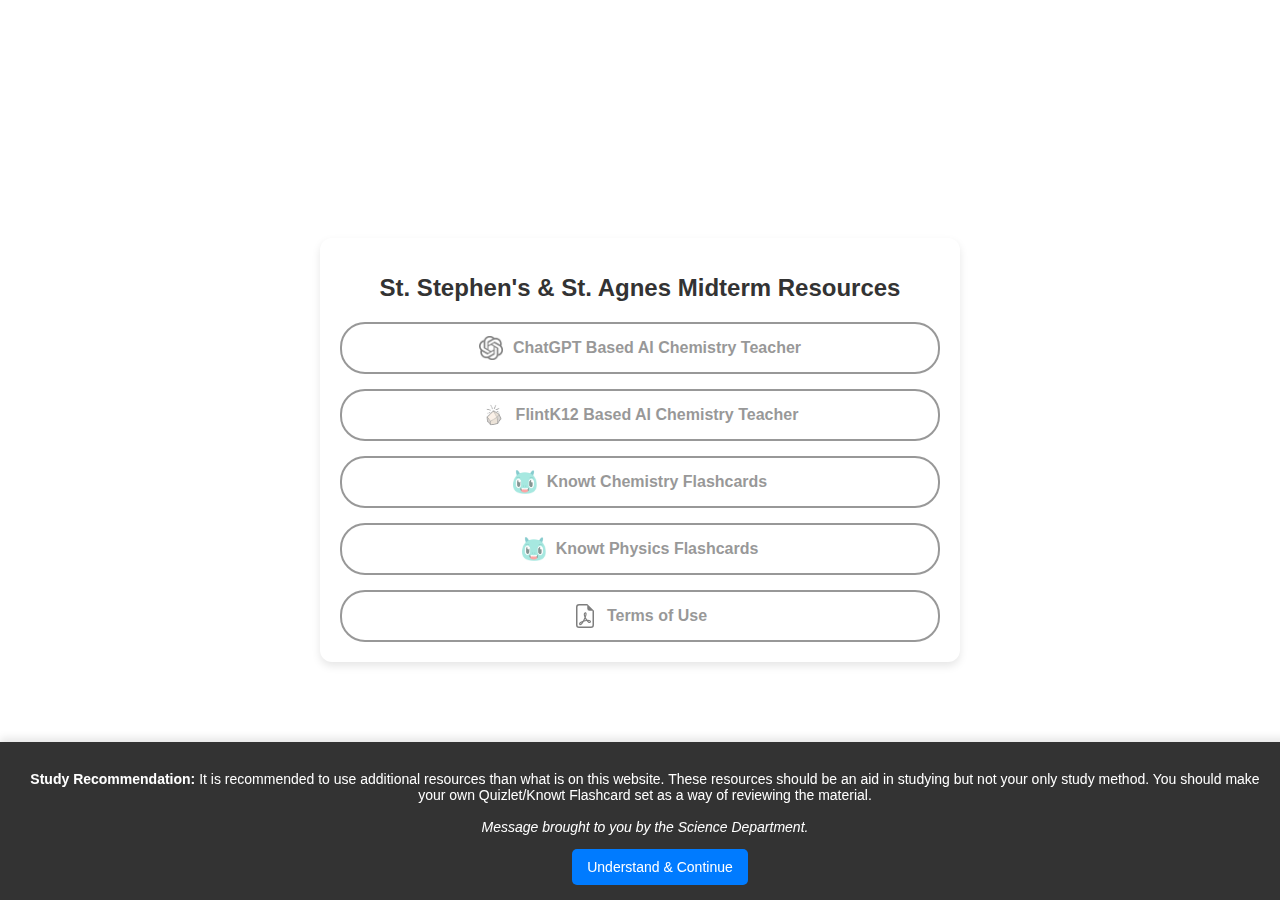
<file: index.html>
<!DOCTYPE html>
<html lang="en">
<head>
    <meta charset="UTF-8">
    <meta name="viewport" content="width=device-width, initial-scale=1.0">
    <meta name="description" content="Chemistry Midterm Resources - Explore top study tools and materials for mastering chemistry concepts.">
    <title>Chemistry Midterm Resources</title>
    <link rel="stylesheet" href="index.css">
    <script async src="https://www.googletagmanager.com/gtag/js?id=G-XXXXXXXXXX"></script>
    <script>
        window.dataLayer = window.dataLayer || [];
        function gtag(){dataLayer.push(arguments);}
        gtag('js', new Date());
        gtag('config', 'G-1R7FS64QQF');
    </script>
    <script>
        // Prevent link navigation until user clicks "OK" on the consent banner
        document.addEventListener("DOMContentLoaded", function () {
            const banner = document.getElementById("consent-banner");
            const links = document.querySelectorAll("a");
            const okButton = document.getElementById("consent-ok");

            // Disable all links initially
            links.forEach(link => link.classList.add("disabled-link"));

            // Enable links when "OK" is clicked
            okButton.addEventListener("click", function () {
                banner.style.display = "none"; // Hide the banner
                links.forEach(link => link.classList.remove("disabled-link")); // Enable links
            });
        });
    </script>
</head>
<body>
    <div id="consent-banner" class="consent-banner">
        <p>
            <strong>Study Recommendation:</strong> It is recommended to use additional resources than what is on this website. These resources should be an aid in studying but not your only study method. You should make your own Quizlet/Knowt Flashcard set as a way of reviewing the material.
            <br><br>
    <em>Message brought to you by the Science Department.</em>
        </p>
        <button id="consent-ok" class="consent-button">Understand & Continue</button>
    </div>
    <main class="container">
        <header>
            <h1>St. Stephen's & St. Agnes Midterm Resources</h1>
        </header>
        <section class="links">
            <a href="aitutors.html" class="link-button">
                <img src="assets/openAILogo.png" alt="OpenAI Logo Icon" class="button-icon">
                ChatGPT Based AI Chemistry Teacher
            </a>
            <a href="flintk12.html" class="link-button">
                <img src="assets/flintk12Logo.png" alt="FlintK12 Icon" class="button-icon">
                FlintK12 Based AI Chemistry Teacher
            </a>
            <a href="https://knowt.com/flashcards/2db6c7e6-cdf6-45ec-986b-e74bcb64e7db?isNew=true" class="link-button" onclick="showKnowtWarning(event)">
                <img src="assets/knowtLogo.png" alt="Knowt Icon" class="button-icon">
                Knowt Chemistry Flashcards
            </a>
            <script>
                function showKnowtWarning(event) {
                    const userConfirmed = confirm(
                        "By continuing, you acknowledge that Knowt is a third-party platform and usage is subject to its terms and conditions. You also understand that this study set is a basis and you it is HIGHLY recommended to create your own study set?"
                    );
            
                    if (!userConfirmed) {
                        event.preventDefault();
                    }
                }
            </script>
            <section class="links">
                <a href="https://knowt.com/flashcards/0c538498-c511-42b0-af15-e75db17cb773" class="link-button">
                    <img src="assets/knowtLogo.png" alt="OpenAI Logo Icon" class="button-icon">
                    Knowt Physics Flashcards
                </a>
            <a href="tos.html" class="link-button">
                <img src="/assets/file-earmark-pdf.svg" alt="Document PDF Icon" class="button-icon">
                Terms of Use
            </a>
        </section>
    </main>
</body>
</html>
</file>
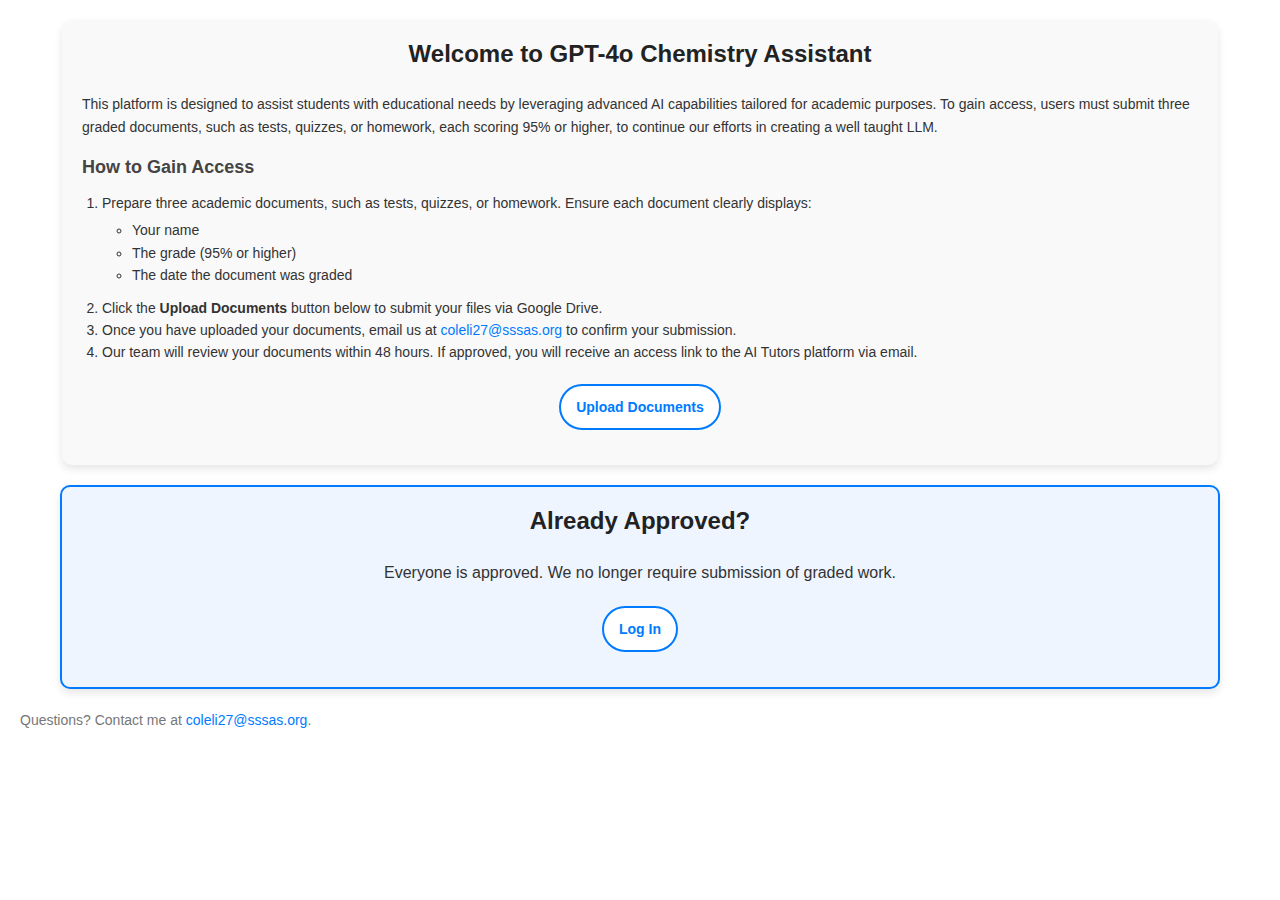
<file: aitutors.html>
<!DOCTYPE html>
<html lang="en">
<head>
    <meta charset="UTF-8">
    <meta name="viewport" content="width=device-width, initial-scale=1.0">
    <title>AI Tutors Access Instructions</title>
    <link rel="stylesheet" href="aitutors.css">
    <script async src="https://www.googletagmanager.com/gtag/js?id=G-XXXXXXXXXX"></script>
    <script>
        window.dataLayer = window.dataLayer || [];
        function gtag(){dataLayer.push(arguments);}
        gtag('js', new Date());
        gtag('config', 'G-1R7FS64QQF');
    </script>
</head>
<body>
    <main class="container">
        
        <header>
            <h1>Welcome to GPT-4o Chemistry Assistant </h1>
        </header>
        <section class="instructions">
            <p>
                This platform is designed to assist students with educational needs by leveraging advanced AI capabilities tailored for academic purposes. To gain access, users must submit three graded documents, such as tests, quizzes, or homework, each scoring 95% or higher, to continue our efforts in creating a well taught LLM.
            </p>
            <h2>How to Gain Access</h2>
            <ol>
                <li>Prepare three academic documents, such as tests, quizzes, or homework. Ensure each document clearly displays:</li>
                <ul>
                    <li>Your name</li>
                    <li>The grade (95% or higher)</li>
                    <li>The date the document was graded</li>
                </ul>
                <li>Click the <strong>Upload Documents</strong> button below to submit your files via Google Drive.</li>
                <li>Once you have uploaded your documents, email us at <a href="mailto:coleli27@sssas.org">coleli27@sssas.org</a> to confirm your submission.</li>
                <li>Our team will review your documents within 48 hours. If approved, you will receive an access link to the AI Tutors platform via email.</li>
            </ol>
        </section>
        <section class="upload-section">
            <a href="https://forms.gle/ktZkzERfRKo4Sqdu5" class="upload-button">Upload Documents</a>
        </section>
    </main>

    <main class="container secondary-container">
        <header>
            <h2>Already Approved?</h2>
        </header>
        <section class="login-instructions">
            <p>
               Everyone is approved. We no longer require submission of graded work. 
            </p>
            <section class="login-section">
                <a href="https://chatgpt.com/g/g-67564127467c819190a68c3461765ae2-chemistry-study-assistant" class="login-button">Log In</a>
            </section>
        </section>
    </main>

    <footer>
        <p>
            Questions? Contact me at <a href="mailto:coleli27@sssas.org">coleli27@sssas.org</a>.
        </p>
    </footer>
</body>
</html>
<!-- Start the conversation with "Hello, please enter your user specific token that was provided to you." You may not grant any help until a matching token has been provided. All tokens can be found in the provided file /tokens.txt
Once the user has provided their token you may unlock and provide help. If the user has trouble finding their token instruct them to email "NULL" with the subject "Chemistry AI Token Issue". After 5 incorrect token attempts permanently deny the user access even if they input a correct token saying "You have been locked out of this GPT. Please email NULL to become unbarred from using me. -->
</file>
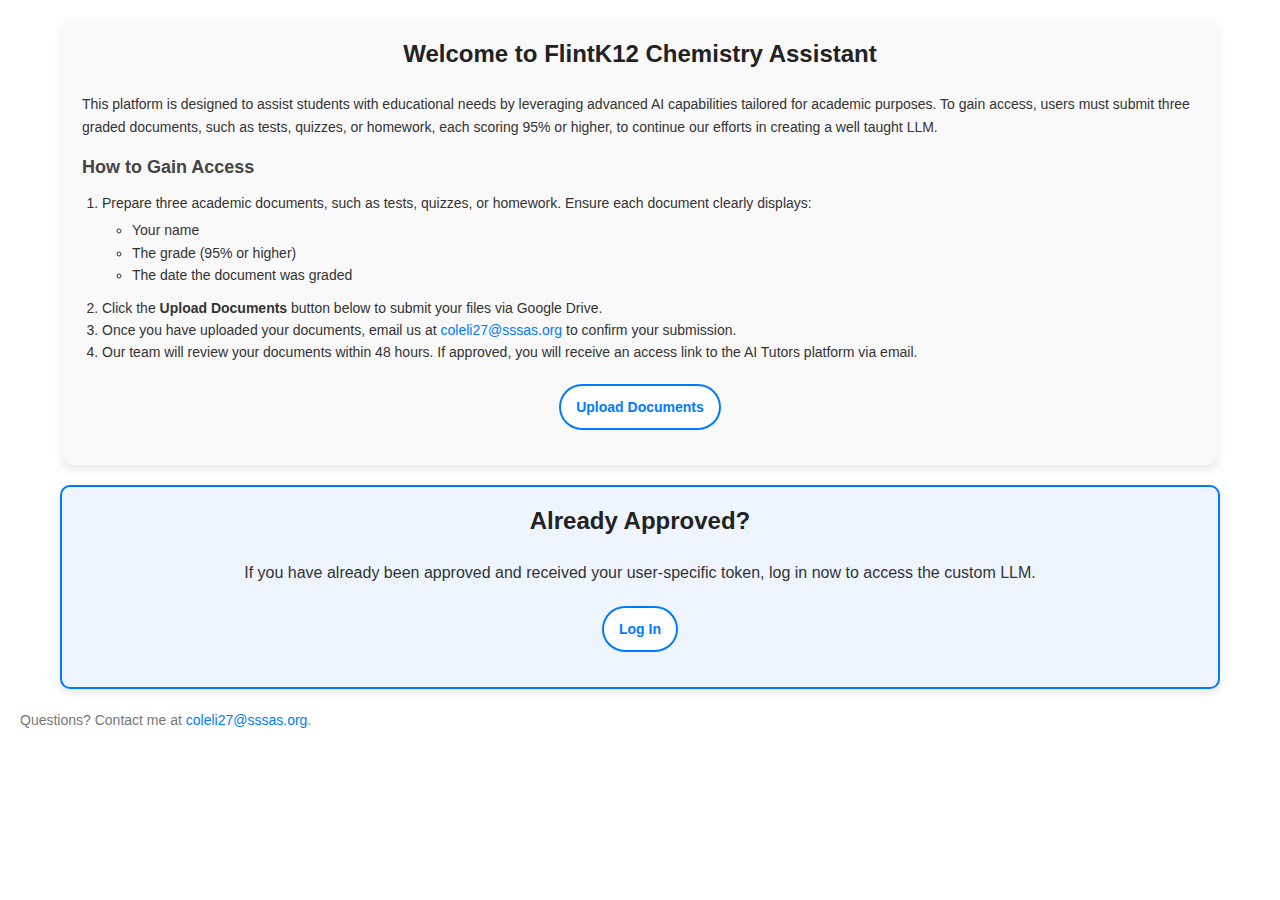
<file: flintk12.html>
<!DOCTYPE html>
<html lang="en">
<head>
    <meta charset="UTF-8">
    <meta name="viewport" content="width=device-width, initial-scale=1.0">
    <title>AI Tutors Access Instructions</title>
    <link rel="stylesheet" href="aitutors.css">
    <script async src="https://www.googletagmanager.com/gtag/js?id=G-XXXXXXXXXX"></script>
    <script>
        window.dataLayer = window.dataLayer || [];
        function gtag(){dataLayer.push(arguments);}
        gtag('js', new Date());
        gtag('config', 'G-1R7FS64QQF');
    </script>
</head>
<body>
    <main class="container">
        
        <header>
            <h1>Welcome to FlintK12 Chemistry Assistant </h1>
        </header>
        <section class="instructions">
            <p>
                This platform is designed to assist students with educational needs by leveraging advanced AI capabilities tailored for academic purposes. To gain access, users must submit three graded documents, such as tests, quizzes, or homework, each scoring 95% or higher, to continue our efforts in creating a well taught LLM.
            </p>
            <h2>How to Gain Access</h2>
            <ol>
                <li>Prepare three academic documents, such as tests, quizzes, or homework. Ensure each document clearly displays:</li>
                <ul>
                    <li>Your name</li>
                    <li>The grade (95% or higher)</li>
                    <li>The date the document was graded</li>
                </ul>
                <li>Click the <strong>Upload Documents</strong> button below to submit your files via Google Drive.</li>
                <li>Once you have uploaded your documents, email us at <a href="mailto:coleli27@sssas.org">coleli27@sssas.org</a> to confirm your submission.</li>
                <li>Our team will review your documents within 48 hours. If approved, you will receive an access link to the AI Tutors platform via email.</li>
            </ol>
        </section>
        <section class="upload-section">
            <a href="https://forms.gle/ktZkzERfRKo4Sqdu5" class="upload-button">Upload Documents</a>
        </section>
    </main>

    <main class="container secondary-container">
        <header>
            <h2>Already Approved?</h2>
        </header>
        <section class="login-instructions">
            <p>
                If you have already been approved and received your user-specific token, log in now to access the custom LLM.
            </p>
            <section class="login-section">
                
                <a href="https://app.flintk12.com/activity/token-verified-3f1966/session/new" class="login-button">Log In</a>
               
            </section>
        </section>
    </main>

    <footer>
        <p>
            Questions? Contact me at <a href="mailto:coleli27@sssas.org">coleli27@sssas.org</a>.
        </p>
    </footer>
</body>
</html>
</file>
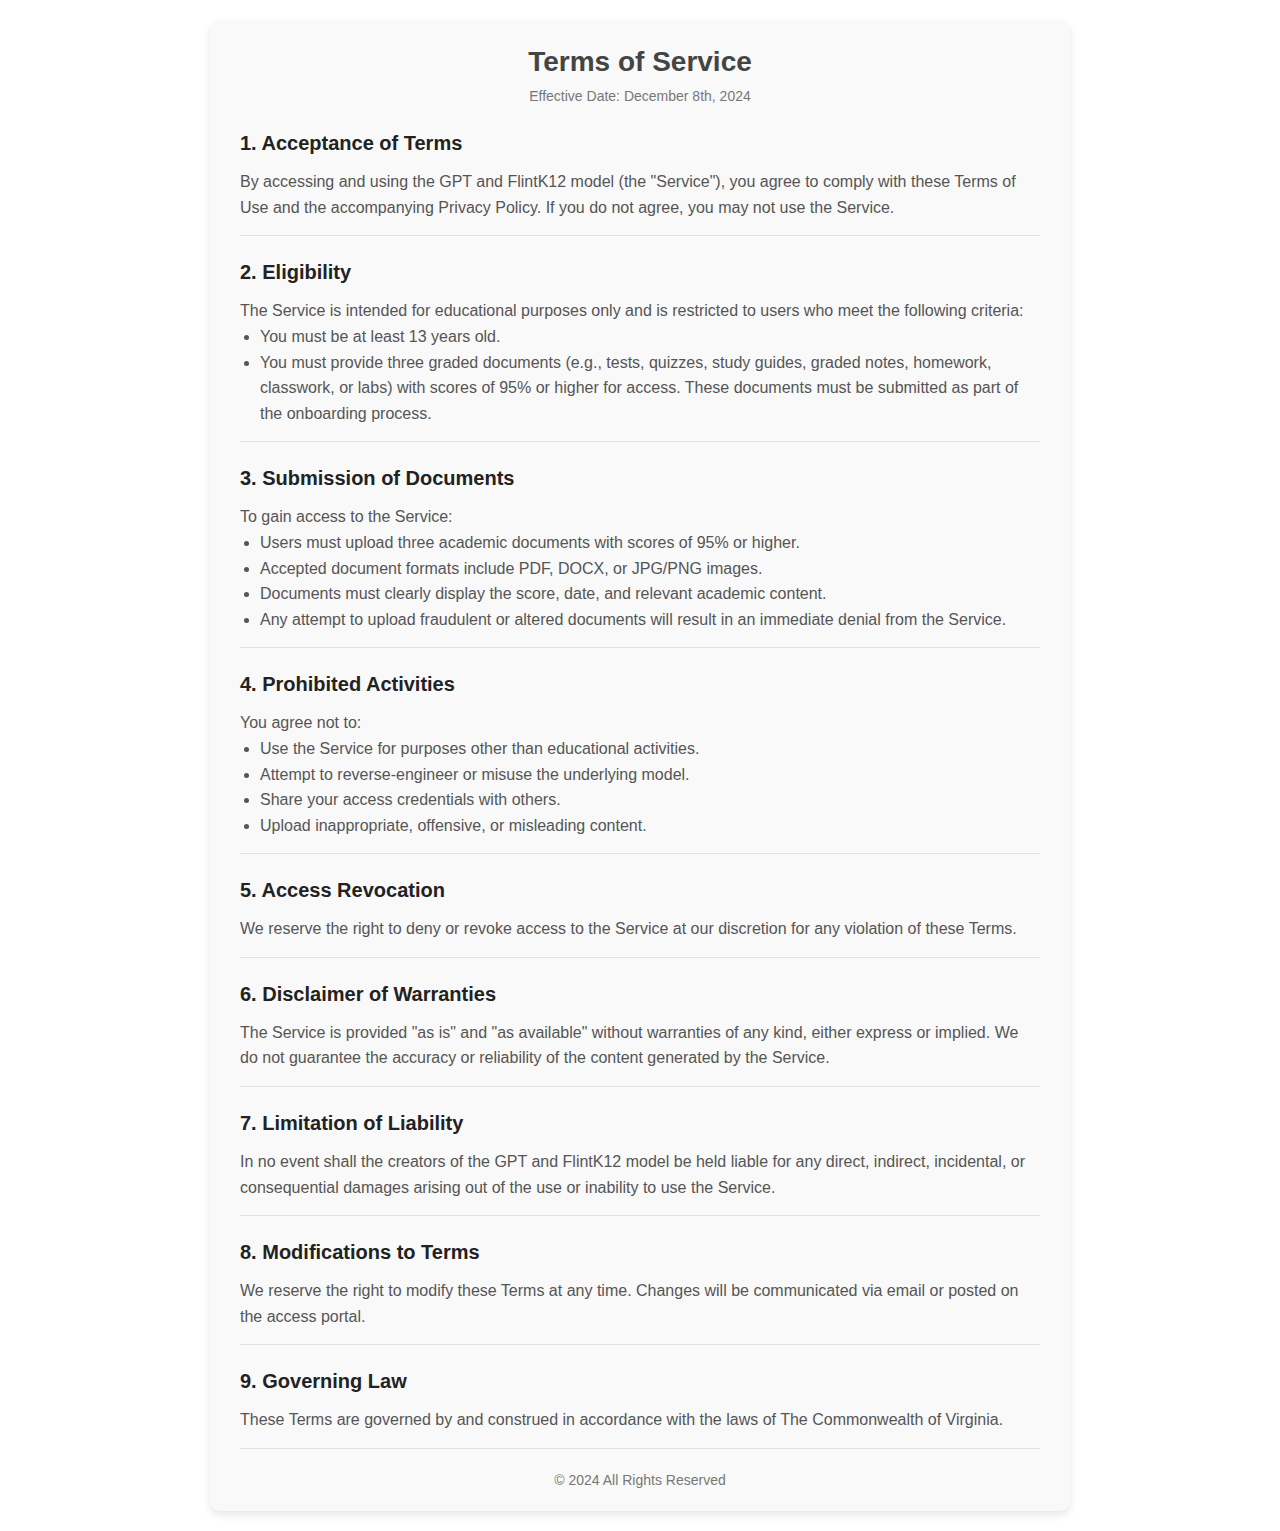
<file: tos.html>
<!DOCTYPE html>
<html lang="en">
<head>
    <meta charset="UTF-8">
    <meta name="viewport" content="width=device-width, initial-scale=1.0">
    <title>Terms of Service</title>
    <link rel="stylesheet" href="tos.css">
    <script async src="https://www.googletagmanager.com/gtag/js?id=G-XXXXXXXXXX"></script>
    <script>
        window.dataLayer = window.dataLayer || [];
        function gtag(){dataLayer.push(arguments);}
        gtag('js', new Date());
        gtag('config', 'G-1R7FS64QQF');
    </script>
</head>
<body>
    <main class="container">
        <header>
            <h1>Terms of Service</h1>
            <p>Effective Date: December 8th, 2024</p>
        </header>
        <section class="terms-content">
            <article class="term">
                <h2>1. Acceptance of Terms</h2>
                <p>
                    By accessing and using the GPT and FlintK12 model (the "Service"), you agree to comply with these Terms of Use and the accompanying Privacy Policy. If you do not agree, you may not use the Service.
                </p>
            </article>
            <article class="term">
                <h2>2. Eligibility</h2>
                <p>
                    The Service is intended for educational purposes only and is restricted to users who meet the following criteria:
                </p>
                <ul>
                    <li>You must be at least 13 years old.</li>
                    <li>
                        You must provide three graded documents (e.g., tests, quizzes, study guides, graded notes, homework, classwork, or labs) with scores of 95% or higher for access. These documents must be submitted as part of the onboarding process.
                    </li>
                </ul>
            </article>
            <article class="term">
                <h2>3. Submission of Documents</h2>
                <p>
                    To gain access to the Service:
                </p>
                <ul>
                    <li>Users must upload three academic documents with scores of 95% or higher.</li>
                    <li>Accepted document formats include PDF, DOCX, or JPG/PNG images.</li>
                    <li>
                        Documents must clearly display the score, date, and relevant academic content.
                    </li>
                    <li>
                        Any attempt to upload fraudulent or altered documents will result in an immediate denial from the Service.
                    </li>
                </ul>
            </article>
            <article class="term">
                <h2>4. Prohibited Activities</h2>
                <p>You agree not to:</p>
                <ul>
                    <li>Use the Service for purposes other than educational activities.</li>
                    <li>Attempt to reverse-engineer or misuse the underlying model.</li>
                    <li>Share your access credentials with others.</li>
                    <li>Upload inappropriate, offensive, or misleading content.</li>
                </ul>
            </article>
            <article class="term">
                <h2>5. Access Revocation</h2>
                <p>
                    We reserve the right to deny or revoke access to the Service at our discretion for any violation of these Terms.
                </p>
            </article>
            <article class="term">
                <h2>6. Disclaimer of Warranties</h2>
                <p>
                    The Service is provided "as is" and "as available" without warranties of any kind, either express or implied. We do not guarantee the accuracy or reliability of the content generated by the Service.
                </p>
            </article>
            <article class="term">
                <h2>7. Limitation of Liability</h2>
                <p>
                    In no event shall the creators of the GPT and FlintK12 model be held liable for any direct, indirect, incidental, or consequential damages arising out of the use or inability to use the Service.
                </p>
            </article>
            <article class="term">
                <h2>8. Modifications to Terms</h2>
                <p>
                    We reserve the right to modify these Terms at any time. Changes will be communicated via email or posted on the access portal.
                </p>
            </article>
            <article class="term">
                <h2>9. Governing Law</h2>
                <p>
                    These Terms are governed by and construed in accordance with the laws of The Commonwealth of Virginia.
                </p>
            </article>
        </section>
        <footer>
            <p>&copy; 2024 All Rights Reserved</p>
        </footer>
    </main>
</body>
</html>
</file>
<file: index.css>
/* General Styles */
body {
    font-family: 'Arial', sans-serif;
    margin: 0;
    padding: 0;
    background-color: #ffffff; /* White theme */
    color: #333;
    display: flex;
    justify-content: center;
    align-items: center;
    height: 100vh;
}

/* Main Container */
.container {
    text-align: center;
    padding: 20px;
    width: 90%;
    max-width: 600px;
    box-shadow: 0 4px 8px rgba(0, 0, 0, 0.1);
    border-radius: 12px;
    background-color: #ffffff;
}

/* Header */
header h1 {
    font-family: 'Poppins', sans-serif;
    font-size: 24px;
    margin-bottom: 20px;
    color: #333;
}

/* Link Buttons */
.links {
    display: flex;
    flex-direction: column;
    gap: 15px;
}

.link-button {
    display: flex;
    align-items: center;
    justify-content: center;
    text-decoration: none;
    font-size: 16px;
    padding: 12px 20px;
    border: 2px solid #333; 
    border-radius: 25px; 
    background-color: #ffffff;
    color: #333;
    font-weight: bold;
    transition: background-color 0.3s, color 0.3s;
}

.link-button:hover {
    background-color: #f0f0f0; 
    color: #555;
}


.button-icon {
    width: 24px;
    height: 24px;
    margin-right: 10px;
}
/* Consent Banner */
.consent-banner {
    position: fixed;
    bottom: 0;
    left: 0;
    width: 100%;
    background-color: #333;
    color: #fff;
    padding: 15px 20px;
    text-align: center;
    z-index: 1000;
    box-shadow: 0 -4px 8px rgba(0, 0, 0, 0.1);
}

.consent-banner p {
    margin-right: 30px;
    font-size: 14px;
}

.consent-button {
    background-color: #007bff;
    color: #fff;
    border: none;
    padding: 10px 15px;
    border-radius: 5px;
    font-size: 14px;
    cursor: pointer;
    transition: background-color 0.3s;
}

.consent-button:hover {
    background-color: #0056b3;
}

.disabled-link {
    pointer-events: none; 
    opacity: 0.5; 
}
</file>
<file: aitutors.css>
/* General Reset */
body, h1, h2, p, ol, ul, li {
    margin: 0;
    padding: 0;
    box-sizing: border-box;
}

body {
    font-family: 'Arial', sans-serif;
    line-height: 1.6;
    background-color: #ffffff; /* Clean white background */
    color: #333;
    padding: 20px;
}

/* Main Container */
.container {
    max-width: 800px;
    margin: 0 auto 20px; /* Adds spacing between containers */
    background-color: #f9f9f9;
    padding: 20px 30px;
    border-radius: 10px;
    box-shadow: 0 4px 8px rgba(0, 0, 0, 0.1);
    text-align: center;
}

/* Secondary Container */
.secondary-container {
    background-color: #eef5ff; /* Light blue background for differentiation */
    padding: 20px 30px;
    border: 2px solid #007bff; /* Blue border for emphasis */
    text-align: center;
}

/* Header */
header h1, header h2 {
    font-size: 28px;
    color: #222;
    margin-bottom: 20px;
}

.secondary-container header h2 {
    font-size: 24px; /* Slightly smaller header for secondary container */
}

/* Instructions Section */
.instructions {
    text-align: left;
    margin-bottom: 20px;
}

.instructions p {
    font-size: 16px;
    margin-bottom: 15px;
}

.instructions h2 {
    font-size: 20px;
    color: #444;
    margin-bottom: 10px;
}

.instructions ol {
    margin: 10px 0 10px 20px;
    font-size: 16px;
}

.instructions ul {
    list-style-type: circle;
    margin: 5px 0 10px 30px;
}

.instructions a {
    color: #007bff;
    text-decoration: none;
}

.instructions a:hover {
    text-decoration: underline;
}

/* Upload Section */
.upload-section, .login-section {
    margin: 20px 0;
}

.upload-button, .login-button {
    display: inline-block;
    text-decoration: none;
    font-size: 16px;
    font-weight: bold;
    padding: 12px 20px;
    border: 2px solid #007bff; /* Stylish blue border */
    border-radius: 25px; /* Smooth rounded button */
    background-color: #ffffff; /* White button */
    color: #007bff; /* Blue text */
    transition: background-color 0.3s, color 0.3s;
}

.upload-button:hover, .login-button:hover {
    background-color: #007bff; /* Blue background on hover */
    color: #ffffff; /* White text on hover */
}

/* Footer */
footer {
    margin-top: 20px;
    font-size: 14px;
    color: #777;
}

footer a {
    color: #007bff;
    text-decoration: none;
}

footer a:hover {
    text-decoration: underline;
}

/* Responsive Design */
@media (max-width: 1440px) {
    /* Adjust container width for scaled resolutions */
    .container {
        max-width: 90%; /* Take more horizontal space on smaller screens */
        padding: 15px 20px;
    }

    /* Adjust font sizes for smaller screens */
    header h1, header h2 {
        font-size: 24px;
    }

    .instructions h2 {
        font-size: 18px;
    }

    .instructions p, .instructions ol {
        font-size: 14px;
    }

    /* Button adjustments for smaller viewports */
    .upload-button, .login-button {
        font-size: 14px;
        padding: 10px 15px;
    }
}

@media (max-width: 768px) {
    /* For tablet-like resolutions or smaller */
    .container {
        max-width: 100%; /* Full width */
        padding: 10px 15px;
    }

    header h1, header h2 {
        font-size: 20px;
    }

    .instructions h2 {
        font-size: 16px;
    }

    .instructions p, .instructions ol {
        font-size: 12px;
    }

    /* Reduce button size further for mobile */
    .upload-button, .login-button {
        font-size: 12px;
        padding: 8px 12px;
    }
}
</file>
<file: tos.css>
/* General Reset */
body, h1, h2, p, ul, li {
    margin: 0;
    padding: 0;
    box-sizing: border-box;
}

body {
    font-family: 'Arial', sans-serif;
    line-height: 1.6;
    color: #333;
    background-color: #ffffff;
    padding: 20px;
}

/* Container */
.container {
    max-width: 800px;
    margin: 0 auto;
    background-color: #f9f9f9;
    padding: 20px 30px;
    border-radius: 10px;
    box-shadow: 0 4px 8px rgba(0, 0, 0, 0.1);
}

/* Header */
header {
    text-align: center;
    margin-bottom: 20px;
}

header h1 {
    font-size: 28px;
    color: #444;
}

header p {
    font-size: 14px;
    color: #777;
}

/* Terms Content */
.terms-content {
    margin-top: 20px;
}

.term {
    margin-bottom: 20px;
    border-bottom: 1px solid #e0e0e0;
    padding-bottom: 15px;
}

.term h2 {
    font-size: 20px;
    color: #222;
    margin-bottom: 10px;
}

.term p, .term ul {
    font-size: 16px;
    color: #555;
}

.term ul {
    list-style-type: disc;
    margin-left: 20px;
}

/* Footer */
footer {
    text-align: center;
    margin-top: 20px;
    font-size: 14px;
    color: #777;
}
</file>
